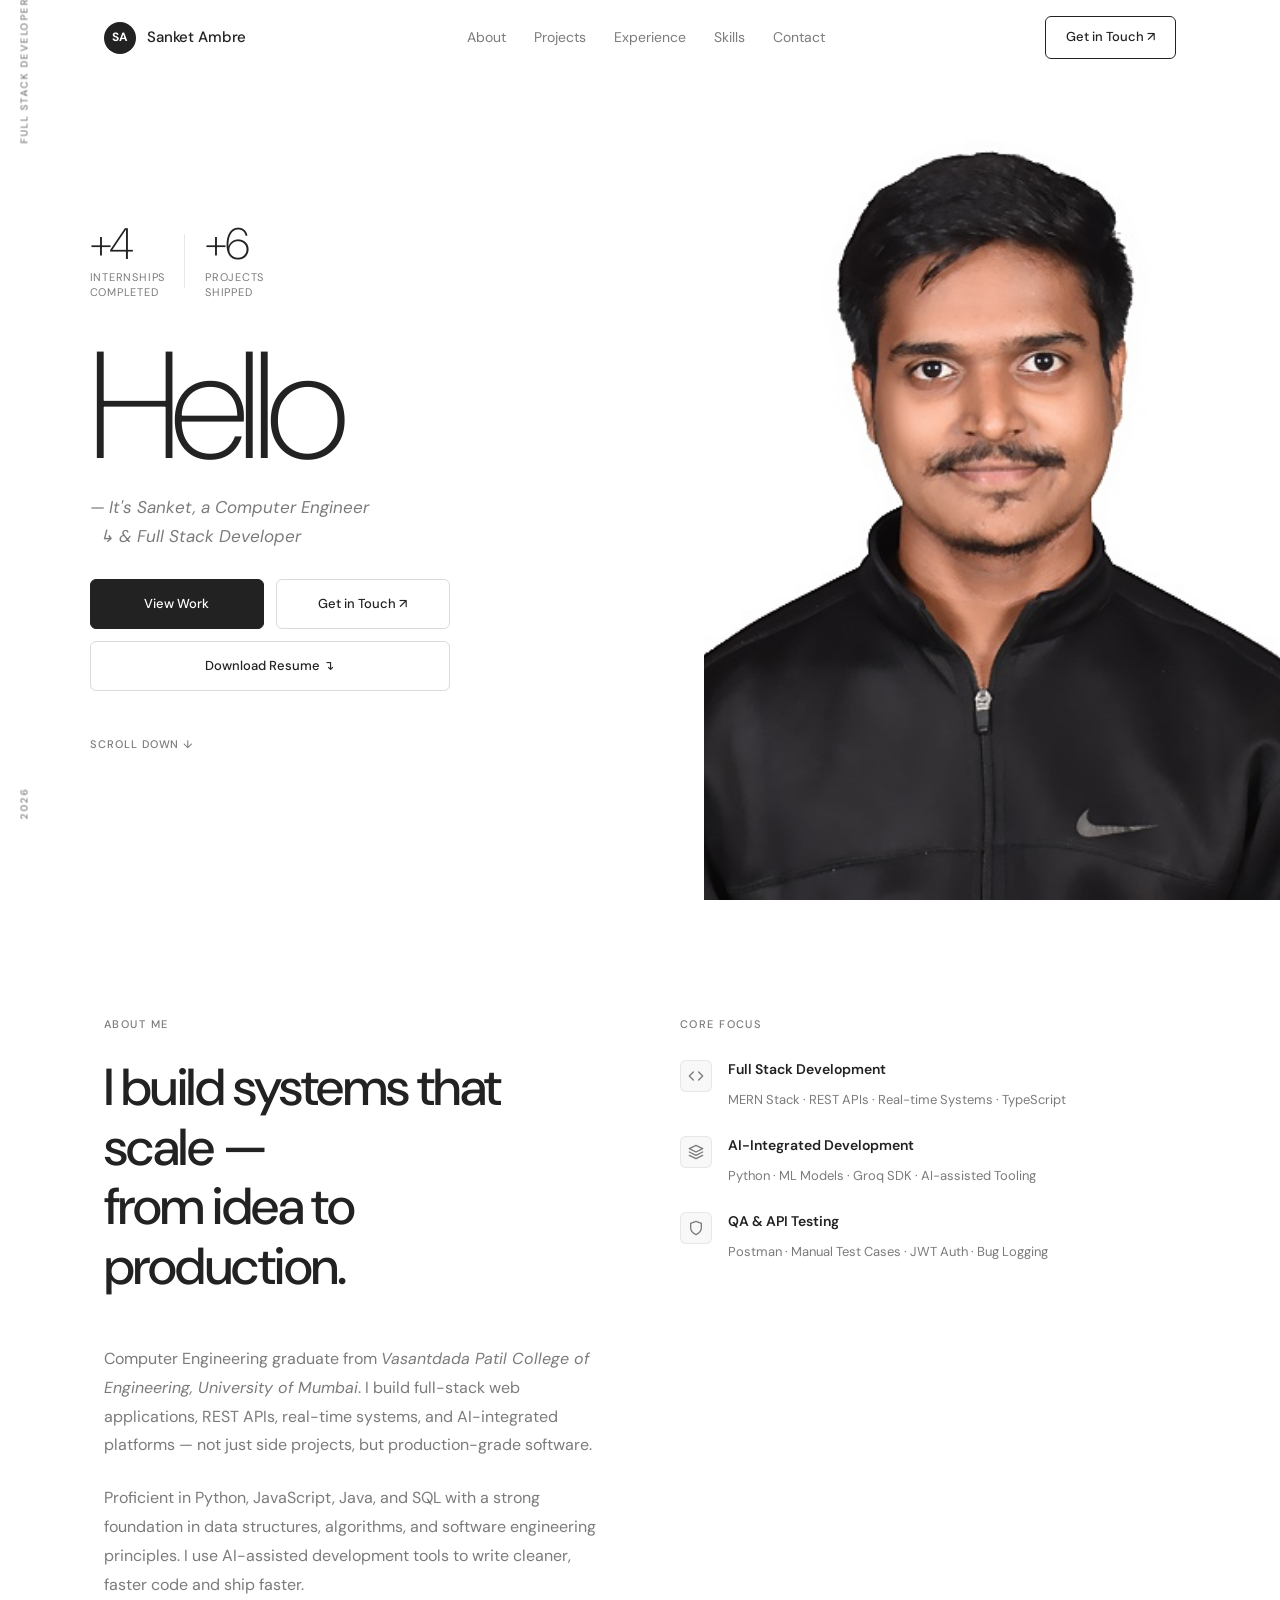
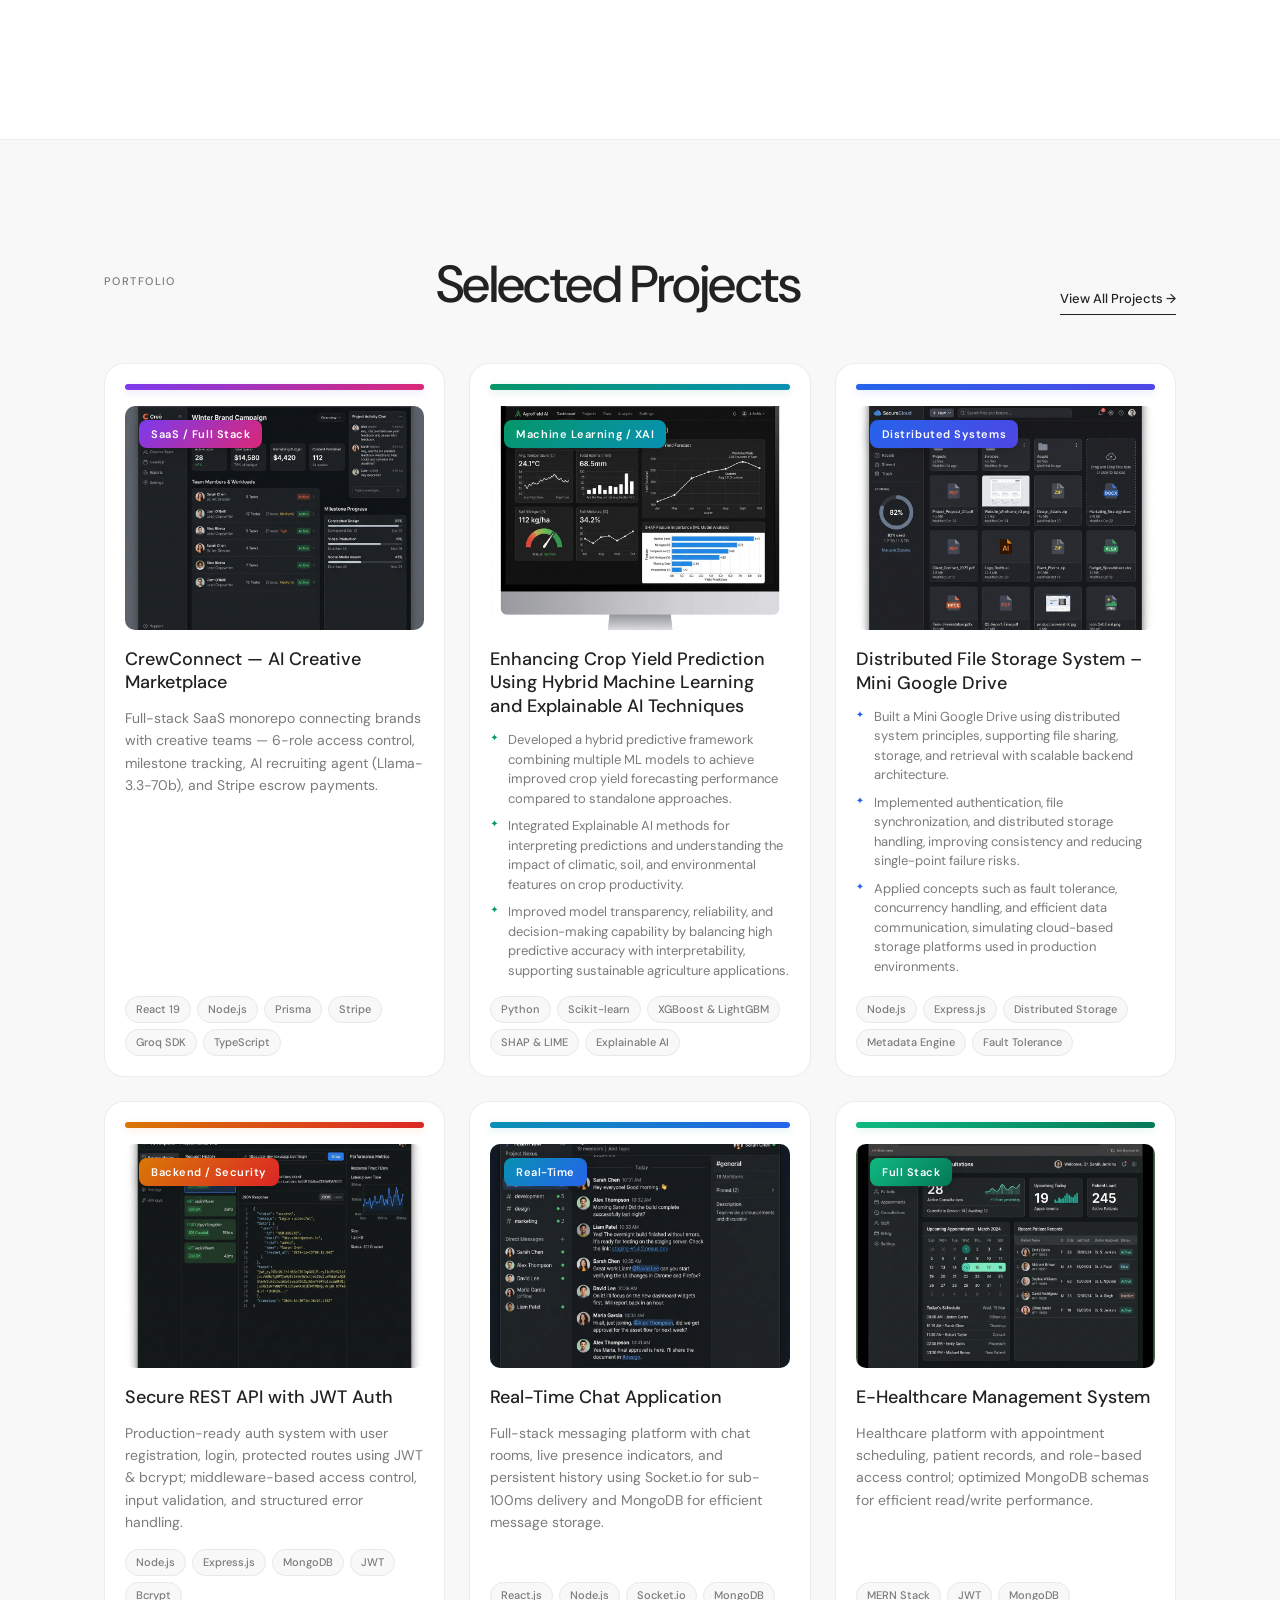
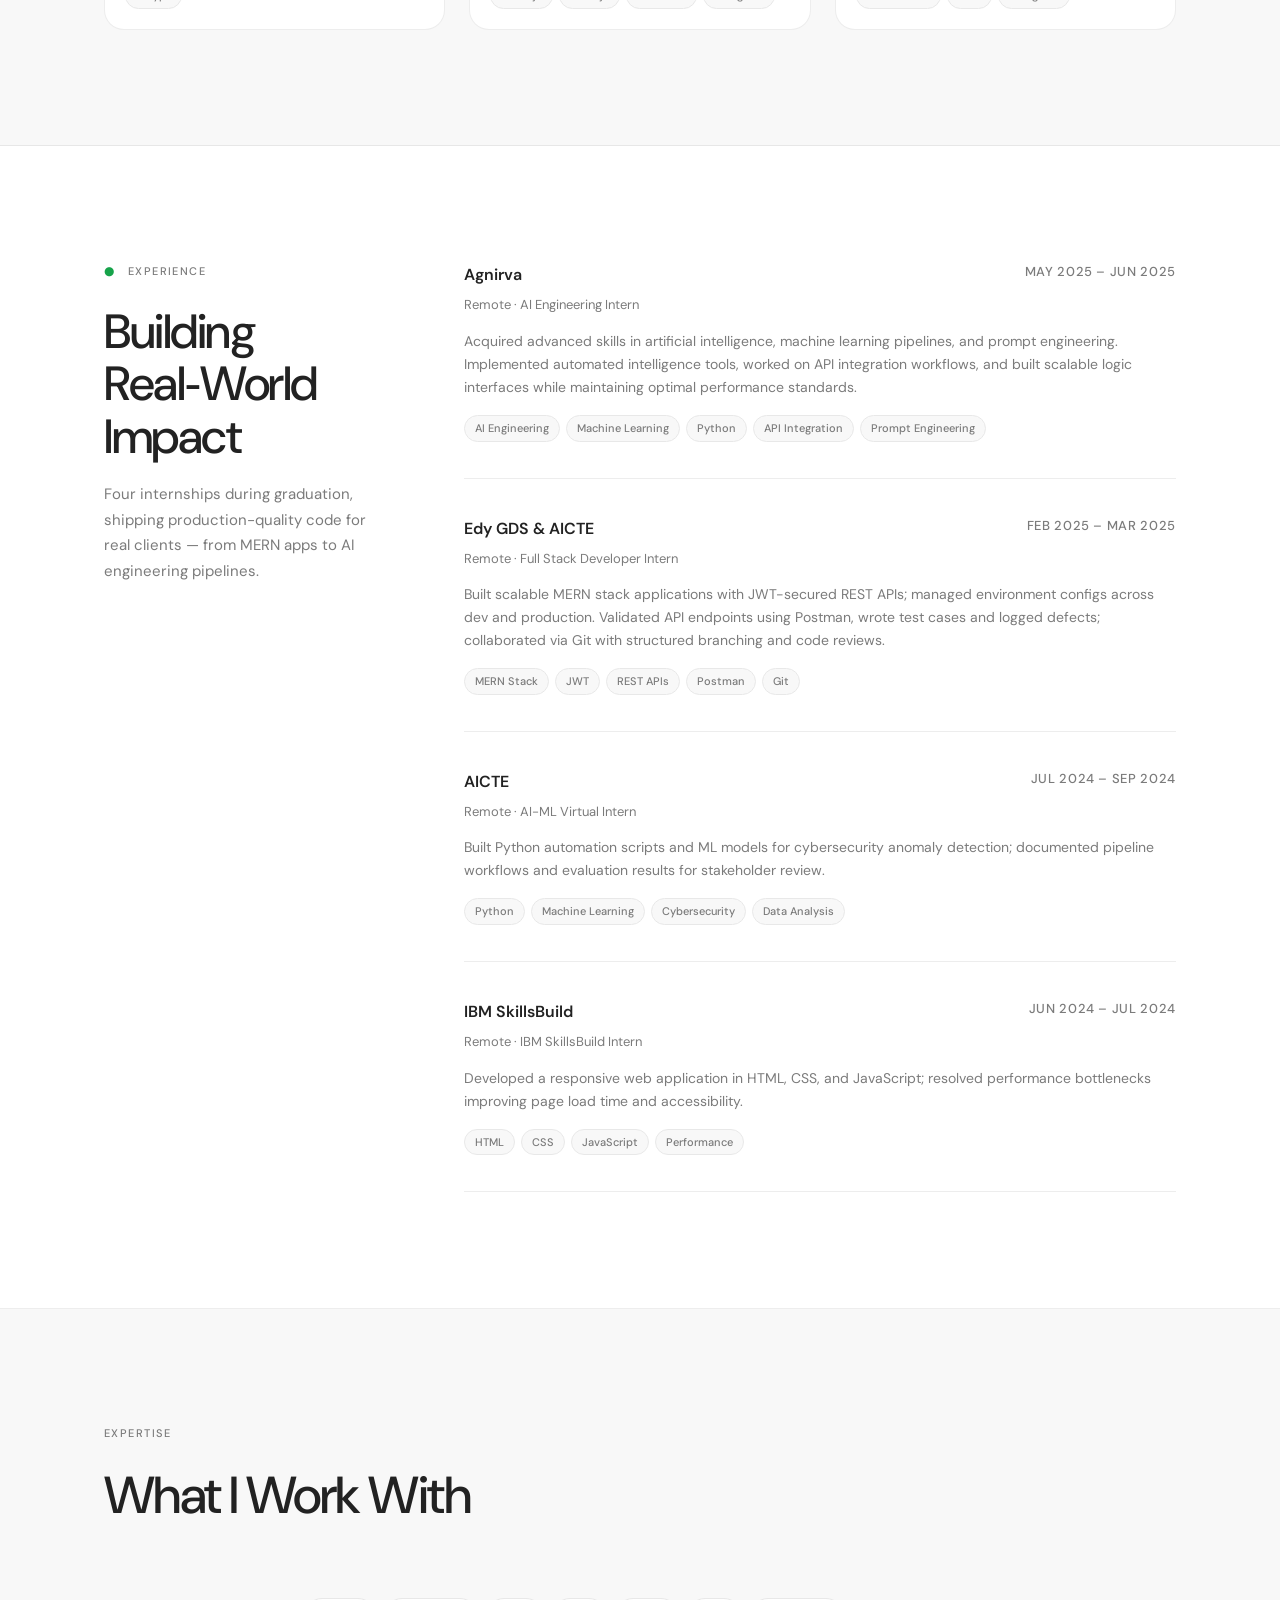
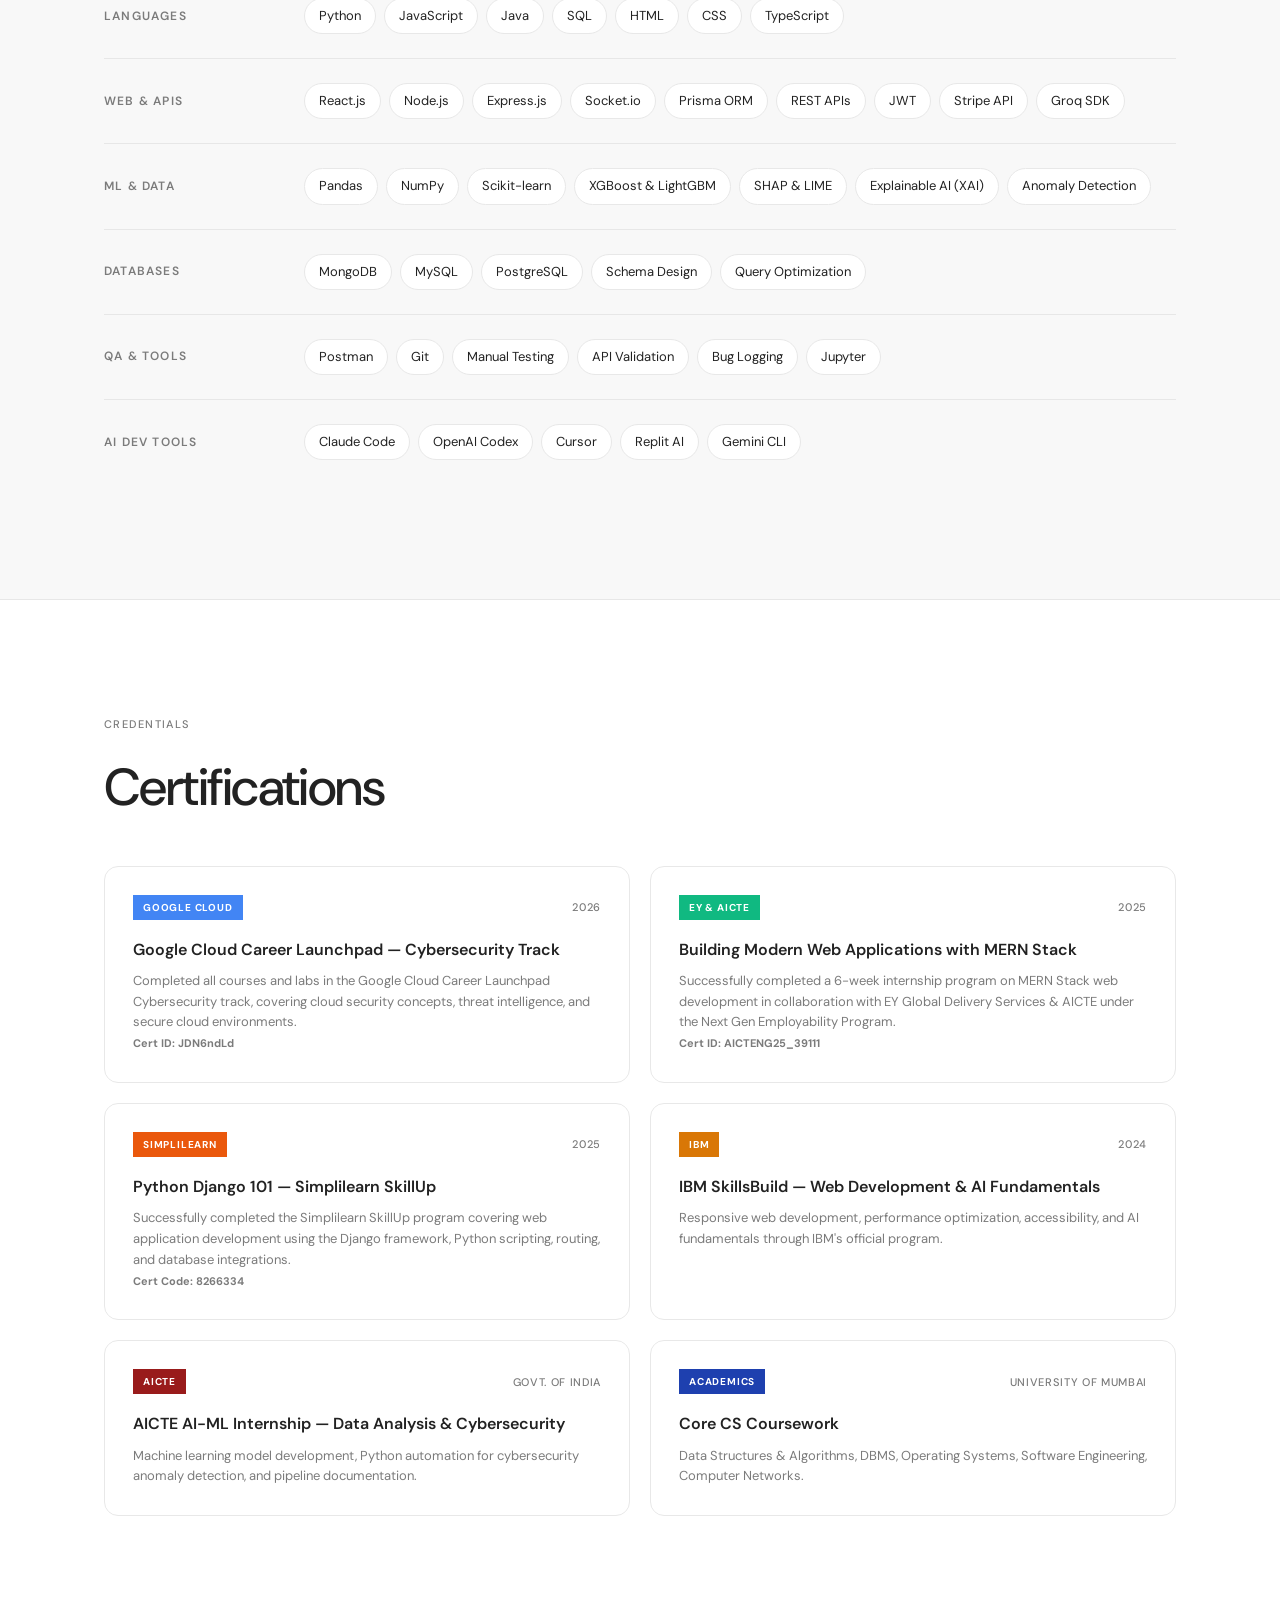
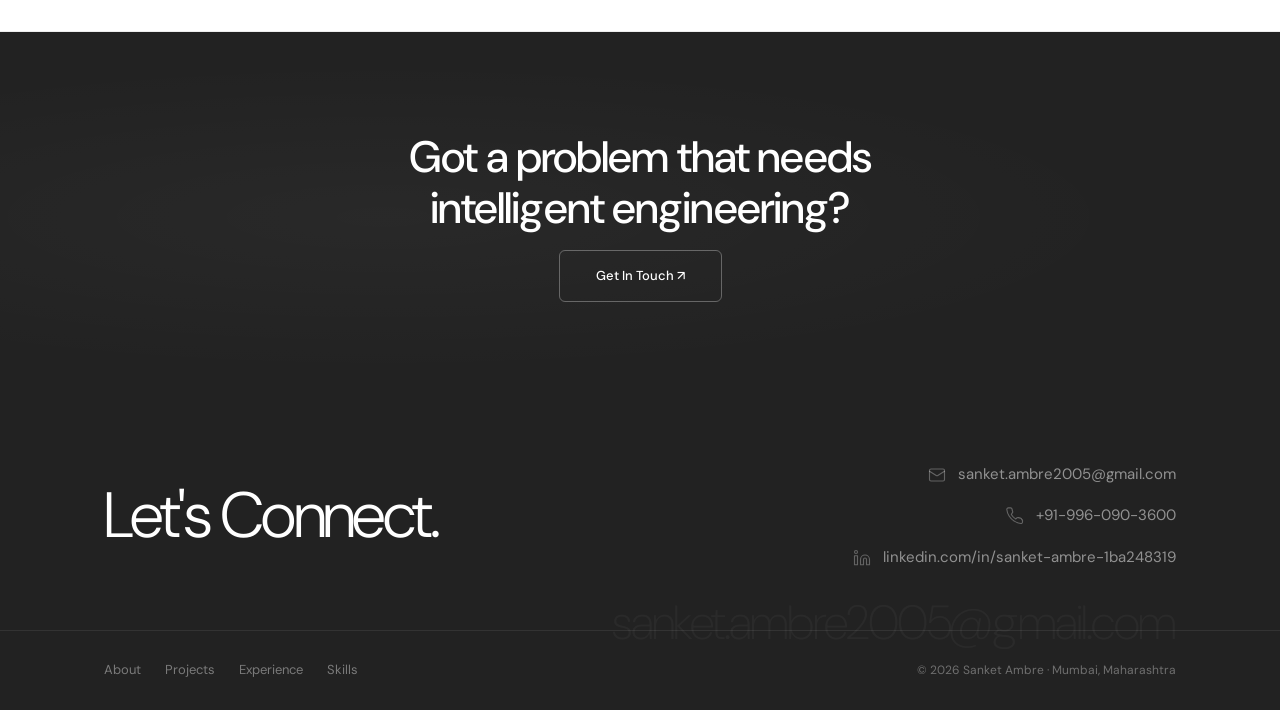
<file: index.html>
<!DOCTYPE html>
<html lang="en">
<head>
  <meta charset="UTF-8" />
  <meta name="viewport" content="width=device-width, initial-scale=1.0" />
  <title>Sanket Ambre — Computer Engineer & Full Stack Developer</title>
  <meta name="description" content="Computer Engineering graduate and Full Stack Developer based in Mumbai, India. Building scalable web applications, REST APIs, real-time systems, and AI-integrated platforms." />
  <link rel="preconnect" href="https://fonts.googleapis.com" />
  <link rel="preconnect" href="https://fonts.gstatic.com" crossorigin />
  <link href="https://fonts.googleapis.com/css2?family=DM+Sans:ital,opsz,wght@0,9..40,200;0,9..40,300;0,9..40,400;0,9..40,500;0,9..40,600;1,9..40,300;1,9..40,400&display=swap" rel="stylesheet" />
  <link rel="stylesheet" href="style.css" />
</head>
<body>

  <!-- NAV -->
  <header class="nav" id="nav">
    <div class="nav-wrap">
      <a href="#hero" class="nav-logo">
        <span class="logo-mono">SA</span>
        <span class="logo-name">Sanket Ambre</span>
      </a>
      <nav class="nav-center" aria-label="Primary">
        <a href="#about"      class="nl">About</a>
        <a href="#projects"   class="nl">Projects</a>
        <a href="#experience" class="nl">Experience</a>
        <a href="#skills"     class="nl">Skills</a>
        <a href="#contact"    class="nl">Contact</a>
        <span class="nav-indicator" aria-hidden="true"></span>
      </nav>
      <a href="mailto:sanket.ambre2005@gmail.com" class="nav-hire" id="hire-btn">Get in Touch ↗</a>
      <button class="burger" id="burger" aria-label="Menu" aria-expanded="false">
        <span></span><span></span><span></span>
      </button>
    </div>
  </header>

  <div class="mob-nav" id="mob-nav">
    <a href="#about"      class="mn-link">About</a>
    <a href="#projects"   class="mn-link">Projects</a>
    <a href="#experience" class="mn-link">Experience</a>
    <a href="#skills"     class="mn-link">Skills</a>
    <a href="#contact"    class="mn-link">Contact</a>
    <a href="mailto:sanket.ambre2005@gmail.com" class="mn-cta">Get in Touch ↗</a>
  </div>

  <main>

    <!-- ═══ HERO ═══════════════════════════════════════════════ -->
    <section class="hero" id="hero">
      <span class="hero-vLabel" aria-hidden="true">Full Stack Developer</span>
      <span class="hero-vYear" aria-hidden="true">2026</span>

      <div class="hero-l">
        <div class="hero-stats">
          <div class="hstat">
            <span class="hstat-n">+<span id="c-int" data-to="4">0</span></span>
            <span class="hstat-l">Internships<br>completed</span>
          </div>
          <div class="hstat">
            <span class="hstat-n">+<span id="c-proj" data-to="6">0</span></span>
            <span class="hstat-l">Projects<br>shipped</span>
          </div>
        </div>

        <h1 class="hero-display">Hello</h1>
        <p class="hero-sub">— It's Sanket, a Computer Engineer<br />&nbsp;&nbsp;↳ & Full Stack Developer</p>

        <div class="hero-actions">
          <div class="hero-actions-row">
            <a href="#projects" class="btn-dark" id="view-work">View Work</a>
            <a href="#contact"  class="btn-line" id="get-touch">Get in Touch ↗</a>
          </div>
          <a href="assets/Sanket_Ambre_Resume.pdf" download class="btn-line btn-resume" id="download-resume">Download Resume ↴</a>
        </div>

        <a href="#about" class="hero-scroll">Scroll down ↓</a>
      </div>

      <div class="hero-r">
        <img src="assets/sanket-portrait.jpg" alt="Sanket Ambre" class="hero-photo" id="hero-photo" />
      </div>
    </section>

    <!-- ═══ ABOUT ════════════════════════════════════════════════ -->
    <section class="sec about-sec" id="about">
      <div class="wrap">
        <div class="about-grid">

          <div class="about-l fu">
            <p class="eyebrow">About Me</p>
            <h2 class="sec-h">I build systems that scale —<br />from idea to production.</h2>
            <p class="about-p">
              Computer Engineering graduate from <em>Vasantdada Patil College of Engineering, University of Mumbai</em>. I build full-stack web applications, REST APIs, real-time systems, and AI-integrated platforms — not just side projects, but production-grade software.
            </p>
            <p class="about-p">
              Proficient in Python, JavaScript, Java, and SQL with a strong foundation in data structures, algorithms, and software engineering principles. I use AI-assisted development tools to write cleaner, faster code and ship faster.
            </p>
          </div>

          <div class="about-r fu" style="--d:.15s">
            <p class="eyebrow">Core Focus</p>
            <div class="about-vals">
              <div class="val-row">
                <span class="val-icon">
                  <svg width="16" height="16" viewBox="0 0 24 24" fill="none" stroke="currentColor" stroke-width="2" stroke-linecap="round" stroke-linejoin="round"><polyline points="16 18 22 12 16 6"/><polyline points="8 6 2 12 8 18"/></svg>
                </span>
                <div>
                  <strong>Full Stack Development</strong>
                  <span>MERN Stack · REST APIs · Real-time Systems · TypeScript</span>
                </div>
              </div>
              <div class="val-row">
                <span class="val-icon">
                  <svg width="16" height="16" viewBox="0 0 24 24" fill="none" stroke="currentColor" stroke-width="2" stroke-linecap="round" stroke-linejoin="round"><path d="M12 2L2 7l10 5 10-5-10-5z"/><path d="M2 17l10 5 10-5"/><path d="M2 12l10 5 10-5"/></svg>
                </span>
                <div>
                  <strong>AI-Integrated Development</strong>
                  <span>Python · ML Models · Groq SDK · AI-assisted Tooling</span>
                </div>
              </div>
              <div class="val-row">
                <span class="val-icon">
                  <svg width="16" height="16" viewBox="0 0 24 24" fill="none" stroke="currentColor" stroke-width="2" stroke-linecap="round" stroke-linejoin="round"><path d="M12 22s8-4 8-10V5l-8-3-8 3v7c0 6 8 10 8 10z"/></svg>
                </span>
                <div>
                  <strong>QA & API Testing</strong>
                  <span>Postman · Manual Test Cases · JWT Auth · Bug Logging</span>
                </div>
              </div>
            </div>
          </div>

        </div>
      </div>
    </section>

    <!-- ═══ PROJECTS ══════════════════════════════════════════════ -->
    <section class="sec projects-sec alt" id="projects">
      <div class="wrap">
        <div class="sec-head">
          <p class="eyebrow">Portfolio</p>
          <h2 class="sec-h fu">Selected Projects</h2>
          <a href="#" class="see-all fu" style="--d:.08s">View All Projects →</a>
        </div>

        <div class="proj-grid">

          <article class="proj-card fu" id="p-crewconnect" style="--d:.04s">
            <div class="proj-banner-accent"></div>
            <a href="https://github.com/sankett02/CREW-CONNECT.git" target="_blank" class="proj-link-wrap">
              <div class="proj-img-wrap">
                <img src="assets/project-crewconnect.png" alt="CrewConnect Platform" class="proj-img" />
                <div class="proj-mask">
                  <div class="circle-arr" aria-hidden="true">
                    <svg width="18" height="18" viewBox="0 0 24 24" fill="none" stroke="currentColor" stroke-width="2.5" stroke-linecap="round" stroke-linejoin="round"><path d="M7 17L17 7M17 7H7M17 7v10"/></svg>
                  </div>
                </div>
                <span class="proj-tag">SaaS / Full Stack</span>
              </div>
            </a>
            <div class="proj-body">
              <h3 class="proj-title"><a href="https://github.com/sankett02/CREW-CONNECT.git" target="_blank">CrewConnect — AI Creative Marketplace</a></h3>
              <p class="proj-desc">Full-stack SaaS monorepo connecting brands with creative teams — 6-role access control, milestone tracking, AI recruiting agent (Llama-3.3-70b), and Stripe escrow payments.</p>
              <div class="proj-chips">
                <span class="chip">React 19</span>
                <span class="chip">Node.js</span>
                <span class="chip">Prisma</span>
                <span class="chip">Stripe</span>
                <span class="chip">Groq SDK</span>
                <span class="chip">TypeScript</span>
              </div>
            </div>
          </article>

          <article class="proj-card fu" id="p-crop" style="--d:.1s">
            <div class="proj-banner-accent"></div>
            <a href="https://github.com/sankett02/agriai123.git" target="_blank" class="proj-link-wrap">
              <div class="proj-img-wrap">
                <img src="assets/project-crop-prediction.png" alt="Crop Yield Prediction Platform" class="proj-img" />
                <div class="proj-mask">
                  <div class="circle-arr" aria-hidden="true">
                    <svg width="18" height="18" viewBox="0 0 24 24" fill="none" stroke="currentColor" stroke-width="2.5" stroke-linecap="round" stroke-linejoin="round"><path d="M7 17L17 7M17 7H7M17 7v10"/></svg>
                  </div>
                </div>
                <span class="proj-tag">Machine Learning / XAI</span>
              </div>
            </a>
            <div class="proj-body">
              <h3 class="proj-title"><a href="https://github.com/sankett02/agriai123.git" target="_blank">Enhancing Crop Yield Prediction Using Hybrid Machine Learning and Explainable AI Techniques</a></h3>
              <div class="proj-desc">
                <ul class="proj-bullets">
                  <li>Developed a hybrid predictive framework combining multiple ML models to achieve improved crop yield forecasting performance compared to standalone approaches.</li>
                  <li>Integrated Explainable AI methods for interpreting predictions and understanding the impact of climatic, soil, and environmental features on crop productivity.</li>
                  <li>Improved model transparency, reliability, and decision-making capability by balancing high predictive accuracy with interpretability, supporting sustainable agriculture applications.</li>
                </ul>
              </div>
              <div class="proj-chips">
                <span class="chip">Python</span>
                <span class="chip">Scikit-learn</span>
                <span class="chip">XGBoost & LightGBM</span>
                <span class="chip">SHAP & LIME</span>
                <span class="chip">Explainable AI</span>
              </div>
            </div>
          </article>

          <article class="proj-card fu" id="p-storage" style="--d:.16s">
            <div class="proj-banner-accent"></div>
            <a href="https://github.com/sankett02/Distributed-File-Storage-System-Mini-Google-Drive-.git" target="_blank" class="proj-link-wrap">
              <div class="proj-img-wrap">
                <img src="assets/project-mini-drive.png" alt="Distributed File Storage Platform" class="proj-img" />
                <div class="proj-mask">
                  <div class="circle-arr" aria-hidden="true">
                    <svg width="18" height="18" viewBox="0 0 24 24" fill="none" stroke="currentColor" stroke-width="2.5" stroke-linecap="round" stroke-linejoin="round"><path d="M7 17L17 7M17 7H7M17 7v10"/></svg>
                  </div>
                </div>
                <span class="proj-tag">Distributed Systems</span>
              </div>
            </a>
            <div class="proj-body">
              <h3 class="proj-title"><a href="https://github.com/sankett02/Distributed-File-Storage-System-Mini-Google-Drive-.git" target="_blank">Distributed File Storage System – Mini Google Drive</a></h3>
              <div class="proj-desc">
                <ul class="proj-bullets">
                  <li>Built a Mini Google Drive using distributed system principles, supporting file sharing, storage, and retrieval with scalable backend architecture.</li>
                  <li>Implemented authentication, file synchronization, and distributed storage handling, improving consistency and reducing single-point failure risks.</li>
                  <li>Applied concepts such as fault tolerance, concurrency handling, and efficient data communication, simulating cloud-based storage platforms used in production environments.</li>
                </ul>
              </div>
              <div class="proj-chips">
                <span class="chip">Node.js</span>
                <span class="chip">Express.js</span>
                <span class="chip">Distributed Storage</span>
                <span class="chip">Metadata Engine</span>
                <span class="chip">Fault Tolerance</span>
              </div>
            </div>
          </article>

          <article class="proj-card fu" id="p-api" style="--d:.22s">
            <div class="proj-banner-accent"></div>
            <div class="proj-img-wrap">
              <img src="assets/project-secure-api.png" alt="Secure REST API" class="proj-img" />
              <div class="proj-mask">
                <div class="circle-arr" aria-hidden="true">
                  <svg width="18" height="18" viewBox="0 0 24 24" fill="none" stroke="currentColor" stroke-width="2.5" stroke-linecap="round" stroke-linejoin="round"><path d="M7 17L17 7M17 7H7M17 7v10"/></svg>
                </div>
              </div>
              <span class="proj-tag">Backend / Security</span>
            </div>
            <div class="proj-body">
              <h3 class="proj-title">Secure REST API with JWT Auth</h3>
              <p class="proj-desc">Production-ready auth system with user registration, login, protected routes using JWT & bcrypt; middleware-based access control, input validation, and structured error handling.</p>
              <div class="proj-chips">
                <span class="chip">Node.js</span>
                <span class="chip">Express.js</span>
                <span class="chip">MongoDB</span>
                <span class="chip">JWT</span>
                <span class="chip">Bcrypt</span>
              </div>
            </div>
          </article>

          <article class="proj-card fu" id="p-chat" style="--d:.28s">
            <div class="proj-banner-accent"></div>
            <div class="proj-img-wrap">
              <img src="assets/project-realtime-chat.png" alt="Real-Time Chat App" class="proj-img" />
              <div class="proj-mask">
                <div class="circle-arr" aria-hidden="true">
                  <svg width="18" height="18" viewBox="0 0 24 24" fill="none" stroke="currentColor" stroke-width="2.5" stroke-linecap="round" stroke-linejoin="round"><path d="M7 17L17 7M17 7H7M17 7v10"/></svg>
                </div>
              </div>
              <span class="proj-tag">Real-Time</span>
            </div>
            <div class="proj-body">
              <h3 class="proj-title">Real-Time Chat Application</h3>
              <p class="proj-desc">Full-stack messaging platform with chat rooms, live presence indicators, and persistent history using Socket.io for sub-100ms delivery and MongoDB for efficient message storage.</p>
              <div class="proj-chips">
                <span class="chip">React.js</span>
                <span class="chip">Node.js</span>
                <span class="chip">Socket.io</span>
                <span class="chip">MongoDB</span>
              </div>
            </div>
          </article>

          <article class="proj-card fu" id="p-healthcare" style="--d:.34s">
            <div class="proj-banner-accent"></div>
            <div class="proj-img-wrap">
              <img src="assets/project-healthcare.png" alt="E-Healthcare System" class="proj-img" />
              <div class="proj-mask">
                <div class="circle-arr" aria-hidden="true">
                  <svg width="18" height="18" viewBox="0 0 24 24" fill="none" stroke="currentColor" stroke-width="2.5" stroke-linecap="round" stroke-linejoin="round"><path d="M7 17L17 7M17 7H7M17 7v10"/></svg>
                </div>
              </div>
              <span class="proj-tag">Full Stack</span>
            </div>
            <div class="proj-body">
              <h3 class="proj-title">E-Healthcare Management System</h3>
              <p class="proj-desc">Healthcare platform with appointment scheduling, patient records, and role-based access control; optimized MongoDB schemas for efficient read/write performance.</p>
              <div class="proj-chips">
                <span class="chip">MERN Stack</span>
                <span class="chip">JWT</span>
                <span class="chip">MongoDB</span>
              </div>
            </div>
          </article>

        </div>
      </div>
    </section>

    <!-- ═══ EXPERIENCE ════════════════════════════════════════════ -->
    <section class="sec exp-sec" id="experience">
      <div class="wrap">
        <div class="exp-layout">

          <div class="exp-intro fu">
            <p class="eyebrow"><span class="g-dot">●</span> Experience</p>
            <h2 class="exp-h">Building<br />Real&#8209;World<br />Impact</h2>
            <p class="exp-intro-p">Four internships during graduation, shipping production-quality code for real clients — from MERN apps to AI engineering pipelines.</p>
          </div>

          <div class="exp-list fu" style="--d:.1s">

            <div class="exp-row first" id="er-agnirva">
              <div class="exp-row-head">
                <div>
                  <strong>Agnirva</strong>
                  <span>Remote · AI Engineering Intern</span>
                </div>
                <span class="exp-date">May 2025 – Jun 2025</span>
              </div>
              <p class="exp-desc">Acquired advanced skills in artificial intelligence, machine learning pipelines, and prompt engineering. Implemented automated intelligence tools, worked on API integration workflows, and built scalable logic interfaces while maintaining optimal performance standards.</p>
              <div class="exp-tags">
                <span class="tag">AI Engineering</span>
                <span class="tag">Machine Learning</span>
                <span class="tag">Python</span>
                <span class="tag">API Integration</span>
                <span class="tag">Prompt Engineering</span>
              </div>
            </div>

            <div class="exp-row" id="er-edy">
              <div class="exp-row-head">
                <div>
                  <strong>Edy GDS & AICTE</strong>
                  <span>Remote · Full Stack Developer Intern</span>
                </div>
                <span class="exp-date">Feb 2025 – Mar 2025</span>
              </div>
              <p class="exp-desc">Built scalable MERN stack applications with JWT-secured REST APIs; managed environment configs across dev and production. Validated API endpoints using Postman, wrote test cases and logged defects; collaborated via Git with structured branching and code reviews.</p>
              <div class="exp-tags">
                <span class="tag">MERN Stack</span>
                <span class="tag">JWT</span>
                <span class="tag">REST APIs</span>
                <span class="tag">Postman</span>
                <span class="tag">Git</span>
              </div>
            </div>

            <div class="exp-row" id="er-aiml">
              <div class="exp-row-head">
                <div>
                  <strong>AICTE</strong>
                  <span>Remote · AI-ML Virtual Intern</span>
                </div>
                <span class="exp-date">Jul 2024 – Sep 2024</span>
              </div>
              <p class="exp-desc">Built Python automation scripts and ML models for cybersecurity anomaly detection; documented pipeline workflows and evaluation results for stakeholder review.</p>
              <div class="exp-tags">
                <span class="tag">Python</span>
                <span class="tag">Machine Learning</span>
                <span class="tag">Cybersecurity</span>
                <span class="tag">Data Analysis</span>
              </div>
            </div>

            <div class="exp-row" id="er-ibm">
              <div class="exp-row-head">
                <div>
                  <strong>IBM SkillsBuild</strong>
                  <span>Remote · IBM SkillsBuild Intern</span>
                </div>
                <span class="exp-date">Jun 2024 – Jul 2024</span>
              </div>
              <p class="exp-desc">Developed a responsive web application in HTML, CSS, and JavaScript; resolved performance bottlenecks improving page load time and accessibility.</p>
              <div class="exp-tags">
                <span class="tag">HTML</span>
                <span class="tag">CSS</span>
                <span class="tag">JavaScript</span>
                <span class="tag">Performance</span>
              </div>
            </div>

          </div>
        </div>
      </div>
    </section>

    <!-- ═══ SKILLS ════════════════════════════════════════════════ -->
    <section class="sec skills-sec alt" id="skills">
      <div class="wrap">
        <p class="eyebrow">Expertise</p>
        <h2 class="sec-h fu">What I Work With</h2>

        <div class="sk-rows">

          <div class="sk-row fu" id="sk-lang" style="--d:.04s">
            <span class="sk-lbl">Languages</span>
            <div class="sk-tags">
              <span class="sk">Python</span><span class="sk">JavaScript</span><span class="sk">Java</span><span class="sk">SQL</span><span class="sk">HTML</span><span class="sk">CSS</span><span class="sk">TypeScript</span>
            </div>
          </div>

          <div class="sk-row fu" id="sk-web" style="--d:.09s">
            <span class="sk-lbl">Web & APIs</span>
            <div class="sk-tags">
              <span class="sk">React.js</span><span class="sk">Node.js</span><span class="sk">Express.js</span><span class="sk">Socket.io</span><span class="sk">Prisma ORM</span><span class="sk">REST APIs</span><span class="sk">JWT</span><span class="sk">Stripe API</span><span class="sk">Groq SDK</span>
            </div>
          </div>

          <div class="sk-row fu" id="sk-ml" style="--d:.14s">
            <span class="sk-lbl">ML & Data</span>
            <div class="sk-tags">
              <span class="sk">Pandas</span><span class="sk">NumPy</span><span class="sk">Scikit-learn</span><span class="sk">XGBoost & LightGBM</span><span class="sk">SHAP & LIME</span><span class="sk">Explainable AI (XAI)</span><span class="sk">Anomaly Detection</span>
            </div>
          </div>

          <div class="sk-row fu" id="sk-db" style="--d:.19s">
            <span class="sk-lbl">Databases</span>
            <div class="sk-tags">
              <span class="sk">MongoDB</span><span class="sk">MySQL</span><span class="sk">PostgreSQL</span><span class="sk">Schema Design</span><span class="sk">Query Optimization</span>
            </div>
          </div>

          <div class="sk-row fu" id="sk-qa" style="--d:.24s">
            <span class="sk-lbl">QA & Tools</span>
            <div class="sk-tags">
              <span class="sk">Postman</span><span class="sk">Git</span><span class="sk">Manual Testing</span><span class="sk">API Validation</span><span class="sk">Bug Logging</span><span class="sk">Jupyter</span>
            </div>
          </div>

          <div class="sk-row fu" id="sk-ai" style="--d:.29s">
            <span class="sk-lbl">AI Dev Tools</span>
            <div class="sk-tags">
              <span class="sk">Claude Code</span><span class="sk">OpenAI Codex</span><span class="sk">Cursor</span><span class="sk">Replit AI</span><span class="sk">Gemini CLI</span>
            </div>
          </div>

        </div>
      </div>
    </section>

    <!-- ═══ CERTIFICATIONS ════════════════════════════════════════ -->
    <section class="sec certs-sec" id="certifications">
      <div class="wrap">
        <p class="eyebrow">Credentials</p>
        <h2 class="sec-h fu">Certifications</h2>
        <div class="cert-grid">

          <div class="cert-card fu" id="cert-gcp" style="--d:.04s">
            <div class="cert-top">
              <span class="c-badge gcp">Google Cloud</span>
              <span class="c-yr">2026</span>
            </div>
            <h3 class="cert-title">Google Cloud Career Launchpad — Cybersecurity Track</h3>
            <p class="cert-desc">Completed all courses and labs in the Google Cloud Career Launchpad Cybersecurity track, covering cloud security concepts, threat intelligence, and secure cloud environments.<br /><strong style="font-size:11px; color:var(--c-mid);">Cert ID: JDN6ndLd</strong></p>
          </div>

          <div class="cert-card fu" id="cert-mern" style="--d:.09s">
            <div class="cert-top">
              <span class="c-badge edunet">EY & AICTE</span>
              <span class="c-yr">2025</span>
            </div>
            <h3 class="cert-title">Building Modern Web Applications with MERN Stack</h3>
            <p class="cert-desc">Successfully completed a 6-week internship program on MERN Stack web development in collaboration with EY Global Delivery Services & AICTE under the Next Gen Employability Program.<br /><strong style="font-size:11px; color:var(--c-mid);">Cert ID: AICTENG25_39111</strong></p>
          </div>

          <div class="cert-card fu" id="cert-django" style="--d:.14s">
            <div class="cert-top">
              <span class="c-badge simpli">Simplilearn</span>
              <span class="c-yr">2025</span>
            </div>
            <h3 class="cert-title">Python Django 101 — Simplilearn SkillUp</h3>
            <p class="cert-desc">Successfully completed the Simplilearn SkillUp program covering web application development using the Django framework, Python scripting, routing, and database integrations.<br /><strong style="font-size:11px; color:var(--c-mid);">Cert Code: 8266334</strong></p>
          </div>

          <div class="cert-card fu" id="cert-ibm" style="--d:.19s">
            <div class="cert-top">
              <span class="c-badge aws">IBM</span>
              <span class="c-yr">2024</span>
            </div>
            <h3 class="cert-title">IBM SkillsBuild — Web Development & AI Fundamentals</h3>
            <p class="cert-desc">Responsive web development, performance optimization, accessibility, and AI fundamentals through IBM's official program.</p>
          </div>

          <div class="cert-card fu" id="cert-aicte" style="--d:.24s">
            <div class="cert-top">
              <span class="c-badge mc">AICTE</span>
              <span class="c-issuer">Govt. of India</span>
            </div>
            <h3 class="cert-title">AICTE AI-ML Internship — Data Analysis & Cybersecurity</h3>
            <p class="cert-desc">Machine learning model development, Python automation for cybersecurity anomaly detection, and pipeline documentation.</p>
          </div>

          <div class="cert-card fu" id="cert-dsa" style="--d:.29s">
            <div class="cert-top">
              <span class="c-badge tata">Academics</span>
              <span class="c-issuer">University of Mumbai</span>
            </div>
            <h3 class="cert-title">Core CS Coursework</h3>
            <p class="cert-desc">Data Structures & Algorithms, DBMS, Operating Systems, Software Engineering, Computer Networks.</p>
          </div>

        </div>
      </div>
    </section>

    <!-- ═══ CTA DARK BANNER ═══════════════════════════════════════ -->
    <section class="cta-banner" id="cta">
      <div class="wrap">
        <div class="cta-inner fu">
          <h2 class="cta-h">Got a problem that needs<br />intelligent engineering?</h2>
          <a href="mailto:sanket.ambre2005@gmail.com" class="cta-btn" id="cta-btn">Get In Touch ↗</a>
        </div>
      </div>
    </section>

  </main>

  <!-- ═══ FOOTER / CONTACT ══════════════════════════════════════ -->
  <footer class="footer" id="contact">
    <div class="footer-contact wrap">
      <h2 class="footer-connect">Let's Connect.</h2>
      <div class="footer-links">
        <a href="mailto:sanket.ambre2005@gmail.com" class="f-link" id="f-email">
          <svg width="18" height="18" viewBox="0 0 24 24" fill="none" stroke="currentColor" stroke-width="1.5" stroke-linecap="round" stroke-linejoin="round" aria-hidden="true"><rect x="2" y="4" width="20" height="16" rx="2"/><path d="m22 7-8.97 5.7a1.94 1.94 0 0 1-2.06 0L2 7"/></svg>
          sanket.ambre2005@gmail.com
        </a>
        <a href="tel:+919960903600" class="f-link" id="f-phone">
          <svg width="18" height="18" viewBox="0 0 24 24" fill="none" stroke="currentColor" stroke-width="1.5" stroke-linecap="round" stroke-linejoin="round" aria-hidden="true"><path d="M22 16.92v3a2 2 0 0 1-2.18 2 19.79 19.79 0 0 1-8.63-3.07A19.5 19.5 0 0 1 4.15 12a19.79 19.79 0 0 1-3.07-8.67A2 2 0 0 1 3.1 1.2h3a2 2 0 0 1 2 1.72c.127.96.361 1.903.7 2.81a2 2 0 0 1-.45 2.11L7.09 9.91a16 16 0 0 0 6 6l1.27-1.27a2 2 0 0 1 2.11-.45c.907.339 1.85.573 2.81.7A2 2 0 0 1 21 16.92z"/></svg>
          +91-996-090-3600
        </a>
        <a href="https://linkedin.com/in/sanket-ambre-1ba248319" target="_blank" rel="noopener" class="f-link" id="f-linkedin">
          <svg width="18" height="18" viewBox="0 0 24 24" fill="none" stroke="currentColor" stroke-width="1.5" stroke-linecap="round" stroke-linejoin="round" aria-hidden="true"><path d="M16 8a6 6 0 0 1 6 6v7h-4v-7a2 2 0 0 0-2-2 2 2 0 0 0-2 2v7h-4v-7a6 6 0 0 1 6-6z"/><rect x="2" y="9" width="4" height="12"/><circle cx="4" cy="4" r="2"/></svg>
          linkedin.com/in/sanket-ambre-1ba248319
        </a>
      </div>
    </div>
    <div class="footer-bottom">
      <div class="wrap footer-bot-inner">
        <nav class="footer-nav">
          <a href="#about"      class="fn">About</a>
          <a href="#projects"   class="fn">Projects</a>
          <a href="#experience" class="fn">Experience</a>
          <a href="#skills"     class="fn">Skills</a>
        </nav>
        <span class="footer-email-big" aria-hidden="true">sanket.ambre2005@gmail.com</span>
        <p class="footer-copy">© 2026 Sanket Ambre · Mumbai, Maharashtra</p>
      </div>
    </div>
  </footer>

  <!-- CUSTOM CURSOR -->
  <div class="custom-cursor" id="custom-cursor"></div>
  <div class="custom-cursor-dot" id="custom-cursor-dot"></div>

  <script src="main.js"></script>
</body>
</html>
</file>
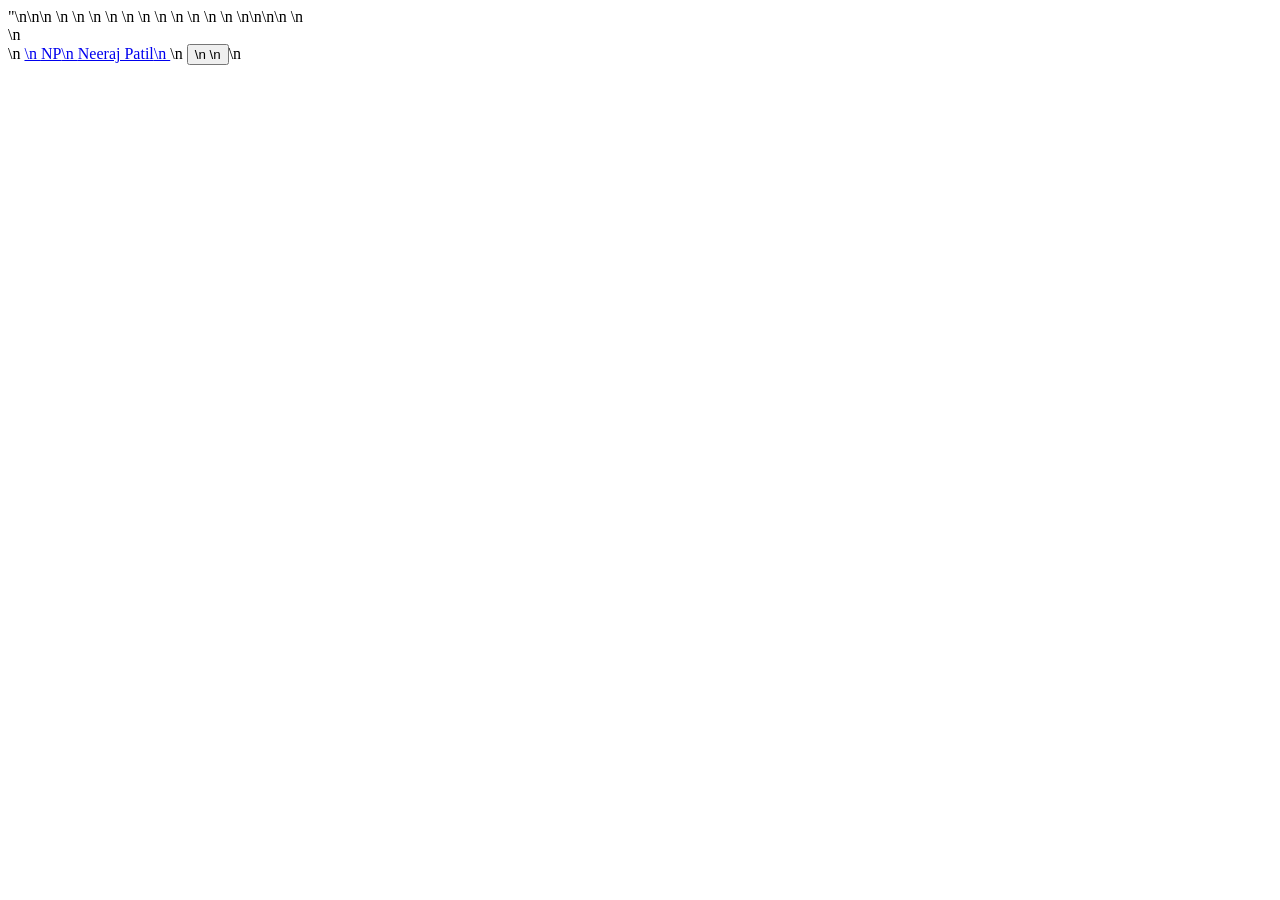
<file: temp_revert_index.html>
"<!DOCTYPE html>\n<html lang=\"en\">\n<head>\n  <meta charset=\"UTF-8\" />\n  <meta name=\"viewport\" content=\"width=device-width, initial-scale=1.0\" />\n  <title>Neeraj Patil — AI/ML Engineer & Full Stack Developer</title>\n  <meta name=\"description\" content=\"Neeraj Patil is an AI/ML engineering final-year student and aspiring full-stack developer based in Mumbai, India. Building intelligent systems that solve real problems.\" />\n  <meta name=\"keywords\" content=\"Neeraj Patil, AI ML Engineer, Full Stack Developer, Mumbai, Machine Learning, Computer Vision, React, Node.js\" />\n  <meta property=\"og:title\" content=\"Neeraj Patil — AI/ML Engineer & Full Stack Developer\" />\n  <meta property=\"og:description\" content=\"Building intelligent systems that solve real problems.\" />\n  <meta property=\"og:type\" content=\"website\" />\n  <link rel=\"preconnect\" href=\"https://fonts.googleapis.com\" />\n  <link rel=\"preconnect\" href=\"https://fonts.gstatic.com\" crossorigin />\n  <link href=\"https://fonts.googleapis.com/css2?family=DM+Sans:ital,opsz,wght@0,9..40,200;0,9..40,300;0,9..40,400;0,9..40,500;0,9..40,600;0,9..40,700;1,9..40,300;1,9..40,400&display=swap\" rel=\"stylesheet\" />\n  <link rel=\"stylesheet\" href=\"style.css\" />\n</head>\n<body>\n\n  <!-- ══════════════════════════════════════════\n       NAVIGATION\n  ══════════════════════════════════════════ -->\n  <nav id=\"navbar\" role=\"navigation\" aria-label=\"Main navigation\">\n    <div class=\"nav-inner\">\n      <a href=\"#hero\" class=\"nav-logo\" aria-label=\"Neeraj Patil — Home\">\n        <span class=\"logo-mono\">NP</span>\n        <span class=\"logo-name\">Neeraj Patil</span>\n      </a>\n      <button class=\"nav-toggle\" id=\"navToggle\" aria-label=\"Toggle menu\" aria-expanded=\"false\">\n        <span></span><span></span><span></span>\n      </button>\n     
<truncated 38833 bytes>
</file>
<file: style.css>
/* ═══════════════════════════════════════════════════════════════
   Neeraj Patil Portfolio — style.css
   Theme: Minimalist Monochromatic Editorial
   Color palette: #222222 · #7B7B7B · #F8F8F8 · #FFFFFF
   Font: DM Sans
   ═══════════════════════════════════════════════════════════════ */

/* ── RESET ── */
*, *::before, *::after {
  box-sizing: border-box;
  margin: 0;
  padding: 0;
}

/* ── TOKENS ── */
:root {
  --c-bg: #FFFFFF;
  --c-bg-alt: #F8F8F8;
  --c-dark: #222222;
  --c-mid: #7B7B7B;
  --c-border: rgba(34, 34, 34, 0.08);
  --c-border-solid: #E8E8E8;


  --f: 'DM Sans', 'Outfit', system-ui, -apple-system, sans-serif;
  --r: 6px;
  --rl: 14px;

  --nav-h: 76px;
  --mw: 1200px;
  --gx: clamp(24px, 5vw, 64px);
  --sec: clamp(72px, 9vw, 120px);
}

html {
  scroll-behavior: smooth;
  font-size: 16px;
}

@media (prefers-reduced-motion: reduce) {
  html { scroll-behavior: auto; }
  *, *::before, *::after {
    animation-duration: 0.01ms !important;
    animation-iteration-count: 1 !important;
    transition-duration: 0.01ms !important;
    scroll-behavior: auto !important;
  }
}

body {
  font-family: var(--f);
  background: var(--c-bg);
  color: var(--c-dark);
  line-height: 1.7;
  -webkit-font-smoothing: antialiased;
  -moz-osx-font-smoothing: grayscale;
  overflow-x: hidden;
}

body.no-scroll {
  overflow: hidden;
  height: 100vh;
}

img {
  display: block;
  max-width: 100%;
  height: auto;
}

a {
  text-decoration: none;
  color: inherit;
}

ul {
  list-style: none;
}

/* ── LAYOUT & COMMON ── */
.sec {
  padding: var(--sec) 0;
  position: relative;
  border-bottom: 1px solid var(--c-border);
}
.sec.alt {
  background: var(--c-bg-alt);
}

.wrap {
  width: 100%;
  max-width: var(--mw);
  margin: 0 auto;
  padding: 0 var(--gx);
}

/* ── TYPOGRAPHY ATOMS ── */
.eyebrow {
  font-size: 11px;
  font-weight: 500;
  letter-spacing: 0.13em;
  text-transform: uppercase;
  color: var(--c-mid);
  margin-bottom: 24px;
  display: flex;
  align-items: center;
  gap: 8px;
}

.sec-h {
  font-size: clamp(32px, 4.2vw, 52px);
  font-weight: 500;
  letter-spacing: -0.03em;
  line-height: 1.15;
  color: var(--c-dark);
  margin-bottom: 48px;
}

/* ── ANIMATIONS (FADE-UP) ── */
.fu {
  opacity: 0;
  transform: translateY(24px);
  transition: opacity 0.8s cubic-bezier(0.16, 1, 0.3, 1), transform 0.8s cubic-bezier(0.16, 1, 0.3, 1);
  transition-delay: var(--d, 0s);
}
.fu.visible {
  opacity: 1;
  transform: translateY(0);
}

/* ── BUTTONS ── */
.btn-dark {
  display: inline-flex;
  align-items: center;
  justify-content: center;
  padding: 13px 28px;
  background: var(--c-dark);
  color: var(--c-bg);
  font-size: 13px;
  font-weight: 500;
  border: 1.5px solid var(--c-dark);
  border-radius: var(--r);
  transition: background 0.25s, color 0.25s, border-color 0.25s;
  cursor: pointer;
}
.btn-dark:hover {
  background: transparent;
  color: var(--c-dark);
  border-color: var(--c-dark);
}

.btn-line {
  display: inline-flex;
  align-items: center;
  justify-content: center;
  padding: 13px 28px;
  background: transparent;
  color: var(--c-dark);
  font-size: 13px;
  font-weight: 500;
  border: 1.5px solid rgba(34, 34, 34, 0.16);
  border-radius: var(--r);
  transition: background 0.25s, border-color 0.25s, color 0.25s;
  cursor: pointer;
}
.btn-line:hover {
  border-color: var(--c-dark);
  background: var(--c-bg-alt);
}

/* ═══════════════════════════════════════════ NAV ═══ */
.nav {
  position: fixed;
  inset: 0 0 auto 0;
  z-index: 200;
  height: var(--nav-h);
  background: transparent;
  border-bottom: 1px solid transparent;
  transition: background 0.3s, border-color 0.3s, box-shadow 0.3s;
}
.nav.scrolled {
  background: rgba(255, 255, 255, 0.96);
  border-color: var(--c-border);
  box-shadow: 0 1px 18px rgba(0, 0, 0, 0.04);
  backdrop-filter: blur(12px);
}

.nav-wrap {
  max-width: var(--mw);
  margin: 0 auto;
  padding: 0 var(--gx);
  height: 100%;
  display: flex;
  align-items: center;
  justify-content: space-between;
  gap: 20px;
}

.nav-logo {
  display: flex;
  align-items: center;
  gap: 11px;
  font-size: 15px;
  font-weight: 500;
  flex-shrink: 0;
}

.logo-mono {
  width: 32px;
  height: 32px;
  border-radius: 50%;
  background: var(--c-dark);
  color: #fff;
  font-size: 12px;
  font-weight: 700;
  display: flex;
  align-items: center;
  justify-content: center;
  flex-shrink: 0;
}

.logo-name {
  color: var(--c-dark);
  font-weight: 500;
  letter-spacing: -0.01em;
}

.nav-center {
  display: flex;
  align-items: center;
  gap: 28px;
  position: relative;
}

.nl {
  font-size: 14px;
  color: var(--c-mid);
  position: relative;
  transition: color 0.2s;
  font-weight: 400;
}
.nl::after {
  content: '';
  position: absolute;
  bottom: -2px;
  left: 0;
  right: 0;
  height: 1.5px;
  background: var(--c-dark);
  transform: scaleX(0);
  transition: transform 0.25s ease;
}
.nl:hover,
.nl.active {
  color: var(--c-dark);
}
.nl:hover::after {
  transform: scaleX(1);
}
.nl.active::after {
  transform: scaleX(1);
}
/* If active indicator JS is loaded, hide fallback static active underlines to avoid double lines */
body.has-nav-indicator .nl.active::after {
  transform: scaleX(0);
}

.nav-indicator {
  position: absolute;
  bottom: -2px;
  height: 1.5px;
  background: var(--c-dark);
  left: 0;
  width: 0;
  transform: scaleX(0);
  transform-origin: left center;
  transition: left 0.35s cubic-bezier(0.25, 1, 0.5, 1),
              width 0.35s cubic-bezier(0.25, 1, 0.5, 1),
              transform 0.35s cubic-bezier(0.25, 1, 0.5, 1),
              opacity 0.35s ease;
  pointer-events: none;
  opacity: 0;
  z-index: 1;
}
.nav-indicator.active {
  transform: scaleX(1);
  opacity: 1;
}

.nav-hire {
  padding: 9px 20px;
  border: 1.5px solid var(--c-dark);
  border-radius: var(--r);
  font-size: 13px;
  font-weight: 500;
  flex-shrink: 0;
  transition: background 0.25s, color 0.25s;
}
.nav-hire:hover {
  background: var(--c-dark);
  color: #fff;
}

/* Burger Button */
.burger {
  display: none;
  flex-direction: column;
  justify-content: space-between;
  width: 22px;
  height: 14px;
  background: none;
  border: none;
  cursor: pointer;
  padding: 0;
  z-index: 210;
}
.burger span {
  display: block;
  width: 100%;
  height: 1.5px;
  background: var(--c-dark);
  transition: transform 0.25s ease, opacity 0.25s ease;
  transform-origin: left center;
}

.burger[aria-expanded="true"] span:nth-child(1) {
  transform: rotate(45deg) translate(2px, 0px);
}
.burger[aria-expanded="true"] span:nth-child(2) {
  opacity: 0;
}
.burger[aria-expanded="true"] span:nth-child(3) {
  transform: rotate(-45deg) translate(2px, 1px);
}

/* Mobile Nav Drawer */
.mob-nav {
  position: fixed;
  inset: 0 0 0 0;
  background: #fff;
  z-index: 199;
  display: flex;
  flex-direction: column;
  justify-content: center;
  padding: 40px var(--gx);
  gap: 20px;
  opacity: 0;
  visibility: hidden;
  transition: opacity 0.3s ease, visibility 0.3s ease;
}
.mob-nav.open {
  opacity: 1;
  visibility: visible;
}

.mn-link {
  font-size: 24px;
  font-weight: 400;
  color: var(--c-mid);
  padding: 10px 0;
  border-bottom: 1px solid var(--c-border);
  transition: color 0.25s, font-weight 0.25s;
}
.mn-link:hover,
.mn-link.active {
  color: var(--c-dark);
  font-weight: 500;
}

.mn-cta {
  margin-top: 20px;
  padding: 14px;
  font-size: 16px;
  font-weight: 500;
  border: 1.5px solid var(--c-dark);
  border-radius: var(--r);
  text-align: center;
  transition: background 0.25s, color 0.25s;
}
.mn-cta:hover {
  background: var(--c-dark);
  color: #fff;
}

/* ═══════════════════════════════════════════ HERO ═══ */
.hero {
  min-height: 100vh;
  padding-top: var(--nav-h);
  background: var(--c-bg);
  display: grid;
  grid-template-columns: 55% 45%;
  overflow: hidden;
  position: relative;
  border-bottom: none;
  align-items: stretch;
}

.hero-vLabel {
  position: absolute;
  left: 24px;
  top: 15%;
  transform: rotate(-90deg);
  transform-origin: left center;
  font-size: 10px;
  font-weight: 500;
  letter-spacing: 0.15em;
  text-transform: uppercase;
  color: var(--c-mid);
  white-space: nowrap;
  pointer-events: none;
  z-index: 10;
  display: flex;
  align-items: center;
  gap: 16px;
}
.hero-vLabel::after {
  content: '';
  width: 60px;
  height: 1px;
  background-color: rgba(34, 34, 34, 0.12);
}

.hero-vYear {
  position: absolute;
  left: 24px;
  bottom: 8%;
  transform: rotate(-90deg);
  transform-origin: left center;
  font-size: 10px;
  font-weight: 500;
  letter-spacing: 0.15em;
  text-transform: uppercase;
  color: var(--c-mid);
  white-space: nowrap;
  pointer-events: none;
  z-index: 10;
}

.hero-l {
  display: flex;
  flex-direction: column;
  justify-content: center;
  padding: 60px var(--gx) 60px clamp(52px, 7vw, 100px);
}

.hero-stats {
  display: flex;
  gap: 40px;
  margin-bottom: 40px;
  align-items: center;
}

.hstat {
  display: flex;
  flex-direction: column;
  gap: 4px;
  position: relative;
}

.hstat:not(:last-child)::after {
  content: '';
  position: absolute;
  right: -20px;
  top: 15%;
  height: 70%;
  width: 1px;
  background-color: rgba(34, 34, 34, 0.1);
}

.hstat-n {
  font-size: clamp(28px, 4vw, 44px);
  font-weight: 200;
  letter-spacing: -0.05em;
  line-height: 1;
  color: var(--c-dark);
}

.hstat-l {
  font-size: 11px;
  color: var(--c-mid);
  text-transform: uppercase;
  letter-spacing: 0.07em;
  line-height: 1.35;
}

.hero-display {
  font-size: clamp(84px, 14vw, 152px);
  font-weight: 200;
  letter-spacing: -0.05em;
  line-height: 0.88;
  color: var(--c-dark);
  margin-bottom: 20px;
}

.hero-sub {
  font-size: clamp(14px, 1.6vw, 17px);
  color: var(--c-mid);
  font-style: italic;
  margin-bottom: 28px;
}



.hero-actions {
  display: flex;
  flex-direction: column;
  gap: 12px;
  margin-bottom: 44px;
  width: 100%;
  max-width: 360px;
}
.hero-actions-row {
  display: flex;
  gap: 12px;
  width: 100%;
}
.hero-actions-row .btn-dark,
.hero-actions-row .btn-line {
  flex: 1;
}
.btn-resume {
  width: 100%;
}

.hero-scroll {
  font-size: 11px;
  font-weight: 500;
  letter-spacing: 0.09em;
  text-transform: uppercase;
  color: var(--c-mid);
  transition: color 0.2s;
  width: fit-content;
}
.hero-scroll:hover {
  color: var(--c-dark);
}

.hero-r {
  position: relative;
  overflow: hidden;
  background: #ffffff;
  border: none;
  outline: none;
  box-shadow: none;
  display: flex;
  align-items: stretch;
}

.hero-photo {
  width: 100%;
  height: 100%;
  object-fit: cover;
  object-position: center 15%;
  display: block;
  filter: none;
  mix-blend-mode: normal;
  border: none;
  outline: none;
  transition: transform 0.6s cubic-bezier(0.16, 1, 0.3, 1);
}
.hero-r:hover .hero-photo {
  transform: scale(1.03);
}

/* ═══════════════════════════════════════ ABOUT ═══ */
.about-grid {
  display: grid;
  grid-template-columns: 1fr 1fr;
  gap: 80px;
  align-items: start;
}

.about-p {
  font-size: 16px;
  color: var(--c-mid);
  line-height: 1.8;
  margin-bottom: 24px;
}

.about-vals {
  display: flex;
  flex-direction: column;
  gap: 22px;
  margin-top: 0;
}

.val-row {
  display: flex;
  gap: 16px;
  align-items: flex-start;
}

.val-icon {
  display: flex;
  align-items: center;
  justify-content: center;
  width: 32px;
  height: 32px;
  background: var(--c-bg-alt);
  color: var(--c-dark);
  border-radius: var(--r);
  flex-shrink: 0;
  margin-top: 2px;
  border: 1px solid var(--c-border);
}

.val-row strong {
  display: block;
  font-size: 14px;
  font-weight: 600;
  color: var(--c-dark);
  margin-bottom: 3px;
}

.val-row span {
  font-size: 13px;
  color: var(--c-mid);
  line-height: 1.5;
}

/* ═══════════════════════════════════════ PROJECTS ═══ */
.sec-head {
  display: flex;
  justify-content: space-between;
  align-items: flex-end;
  margin-bottom: 48px;
}
.sec-head .sec-h {
  margin-bottom: 0;
}

.see-all {
  font-size: 13px;
  font-weight: 500;
  color: var(--c-dark);
  transition: opacity 0.2s;
  padding-bottom: 4px;
  border-bottom: 1.5px solid var(--c-dark);
}
.see-all:hover {
  opacity: 0.7;
}

.proj-grid {
  display: grid;
  grid-template-columns: repeat(3, 1fr);
  gap: 24px;
}

/* Card specific gradient variables and theme colors */
#p-crewconnect {
  --proj-grad: linear-gradient(135deg, #7c3aed 0%, #db2777 100%);
  --proj-glow: rgba(124, 58, 237, 0.15);
  --proj-accent: #7c3aed;
}
#p-crop {
  --proj-grad: linear-gradient(135deg, #059669 0%, #0891b2 100%);
  --proj-glow: rgba(5, 150, 105, 0.15);
  --proj-accent: #059669;
}
#p-storage {
  --proj-grad: linear-gradient(135deg, #2563eb 0%, #4f46e5 100%);
  --proj-glow: rgba(37, 99, 235, 0.15);
  --proj-accent: #2563eb;
}
#p-api {
  --proj-grad: linear-gradient(135deg, #d97706 0%, #dc2626 100%);
  --proj-glow: rgba(217, 119, 6, 0.15);
  --proj-accent: #d97706;
}
#p-chat {
  --proj-grad: linear-gradient(135deg, #0891b2 0%, #2563eb 100%);
  --proj-glow: rgba(8, 145, 178, 0.15);
  --proj-accent: #0891b2;
}
#p-healthcare {
  --proj-grad: linear-gradient(135deg, #10b981 0%, #047857 100%);
  --proj-glow: rgba(16, 185, 129, 0.15);
  --proj-accent: #10b981;
}

.proj-card {
  display: flex;
  flex-direction: column;
  height: 100%;
  background: #ffffff;
  border: 1px solid var(--c-border);
  border-radius: 20px;
  padding: 20px;
  transition: transform 0.4s cubic-bezier(0.16, 1, 0.3, 1), box-shadow 0.4s cubic-bezier(0.16, 1, 0.3, 1), border-color 0.4s ease;
  position: relative;
}

.proj-card:hover {
  transform: translateY(-6px);
  border-color: var(--proj-accent);
  box-shadow: 0 16px 36px var(--proj-glow), 0 4px 12px rgba(0, 0, 0, 0.02);
}

/* Beautiful dynamic colorful banner accent */
.proj-banner-accent {
  height: 6px;
  width: 100%;
  border-radius: 99px;
  background: var(--proj-grad);
  margin-bottom: 16px;
  box-shadow: 0 2px 8px var(--proj-glow);
  transition: transform 0.3s ease;
}

.proj-card:hover .proj-banner-accent {
  transform: scaleY(1.2);
}

.proj-img-wrap {
  position: relative;
  overflow: hidden;
  border-radius: 10px;
  aspect-ratio: 4/3;
  margin-bottom: 18px;
  border: none;
}

.proj-img {
  width: 100%;
  height: 100%;
  object-fit: cover;
  display: block;
  filter: none;
  transition: transform 0.6s cubic-bezier(0.16, 1, 0.3, 1);
}

.proj-mask {
  position: absolute;
  inset: 0;
  background: rgba(0, 0, 0, 0);
  display: flex;
  align-items: center;
  justify-content: center;
  transition: background 0.3s ease;
}

.circle-arr {
  width: 50px;
  height: 50px;
  border-radius: 50%;
  background: var(--proj-grad);
  color: #fff;
  display: flex;
  align-items: center;
  justify-content: center;
  opacity: 0;
  transform: scale(0.8);
  box-shadow: 0 4px 15px var(--proj-glow);
  transition: opacity 0.3s cubic-bezier(0.16, 1, 0.3, 1), transform 0.3s cubic-bezier(0.16, 1, 0.3, 1);
}

.proj-card:hover .proj-img {
  transform: scale(1.05);
}
.proj-card:hover .proj-mask {
  background: rgba(0, 0, 0, 0.2);
}
.proj-card:hover .circle-arr {
  opacity: 1;
  transform: scale(1);
}
.circle-arr svg {
  transition: transform 0.3s ease;
}
.proj-card:hover .circle-arr svg {
  transform: rotate(45deg);
}

.proj-tag {
  position: absolute;
  left: 14px;
  top: 14px;
  font-size: 11px;
  font-weight: 600;
  letter-spacing: 0.05em;
  padding: 5px 12px;
  background: var(--proj-grad);
  color: #ffffff;
  border-radius: 8px;
  border: none;
  backdrop-filter: blur(4px);
  box-shadow: 0 4px 12px rgba(0, 0, 0, 0.15);
  transition: transform 0.3s ease;
}

.proj-card:hover .proj-tag {
  transform: translateY(-2px);
}

.proj-body {
  display: flex;
  flex-direction: column;
  flex-grow: 1;
}

.proj-title {
  font-size: 18px;
  font-weight: 500;
  color: var(--c-dark);
  margin-bottom: 12px;
  line-height: 1.3;
  transition: color 0.3s ease;
}

/* Stretched Link overlay to make the entire project card clickable */
.proj-title a::after {
  content: '';
  position: absolute;
  inset: 0;
  z-index: 10;
}

#p-crewconnect, #p-crop, #p-storage {
  cursor: pointer;
}

.proj-card:hover .proj-title {
  color: var(--proj-accent);
}

.proj-desc {
  font-size: 14px;
  color: var(--c-mid);
  line-height: 1.6;
  margin-bottom: 16px;
  flex-grow: 1;
}

.proj-bullets {
  list-style: none;
  padding: 0;
  margin: 0;
  display: flex;
  flex-direction: column;
  gap: 8px;
}

.proj-bullets li {
  font-size: 13px;
  color: var(--c-mid);
  line-height: 1.5;
  position: relative;
  padding-left: 18px;
}

.proj-bullets li::before {
  content: "✦";
  position: absolute;
  left: 0;
  top: 0;
  color: var(--proj-accent);
  font-size: 10px;
  line-height: 1.6;
}

.proj-chips {
  display: flex;
  flex-wrap: wrap;
  gap: 6px;
  margin-top: auto;
}

.chip {
  font-size: 11px;
  font-weight: 500;
  padding: 3px 10px;
  background: var(--c-bg-alt);
  color: var(--c-mid);
  border-radius: 999px;
  border: 1px solid var(--c-border-solid);
}

/* ═══════════════════════════════════════ EXPERIENCE ═══ */
.exp-layout {
  display: grid;
  grid-template-columns: 280px 1fr;
  gap: 80px;
  align-items: start;
}

.exp-intro {
  position: sticky;
  top: calc(var(--nav-h) + 40px);
}

.g-dot {
  color: #16a34a;
  margin-right: 4px;
  font-size: 12px;
}

.exp-h {
  font-size: clamp(32px, 4vw, 48px);
  font-weight: 500;
  letter-spacing: -0.03em;
  line-height: 1.1;
  color: var(--c-dark);
  margin-bottom: 18px;
}

.exp-intro-p {
  font-size: 15px;
  color: var(--c-mid);
  line-height: 1.7;
}

.exp-list {
  display: flex;
  flex-direction: column;
}

.exp-row {
  padding: 36px 0;
  border-bottom: 1px solid var(--c-border);
}
.exp-row.first {
  padding-top: 0;
}

.exp-row-head {
  display: flex;
  justify-content: space-between;
  align-items: flex-start;
  margin-bottom: 12px;
  gap: 16px;
}

.exp-row-head strong {
  display: block;
  font-size: 16px;
  font-weight: 600;
  color: var(--c-dark);
  margin-bottom: 2px;
}

.exp-row-head span {
  font-size: 13px;
  color: var(--c-mid);
}

.exp-date {
  font-size: 12px;
  font-weight: 500;
  color: var(--c-mid);
  text-transform: uppercase;
  letter-spacing: 0.05em;
  white-space: nowrap;
}


.exp-desc {
  font-size: 14px;
  color: var(--c-mid);
  line-height: 1.65;
  margin-bottom: 16px;
}

.exp-tags {
  display: flex;
  flex-wrap: wrap;
  gap: 6px;
}

.tag {
  font-size: 11px;
  font-weight: 500;
  padding: 3px 10px;
  border-radius: 999px;
  border: 1px solid var(--c-border-solid);
  background: var(--c-bg-alt);
  color: var(--c-mid);
}


/* Feature card SIES GST */
.exp-feat {
  margin-top: 36px;
  padding: 24px;
  background: var(--c-bg-alt);
  border: 1px solid var(--c-border);
  border-radius: var(--rl);
  display: flex;
  gap: 24px;
  align-items: center;
}

.exp-feat-imgs {
  display: flex;
  gap: 8px;
  flex-shrink: 0;
}

.feat-img {
  width: 70px;
  height: 70px;
  object-fit: cover;
  border-radius: var(--r);
  filter: none;
  border: 1px solid var(--c-border);
}

.exp-feat-body {
  flex-grow: 1;
}

.exp-feat-body p {
  font-size: 13px;
  color: var(--c-mid);
  line-height: 1.6;
  margin-bottom: 12px;
}

.exp-feat-meta {
  display: flex;
  flex-direction: column;
}

.exp-feat-meta strong {
  font-size: 13px;
  font-weight: 600;
  color: var(--c-dark);
}

.exp-feat-meta span {
  font-size: 12px;
  color: var(--c-mid);
}

/* ═══════════════════════════════════════ SKILLS ═══ */
.sk-rows {
  display: flex;
  flex-direction: column;
}

.sk-row {
  display: grid;
  grid-template-columns: 180px 1fr;
  gap: 20px;
  align-items: center;
  padding: 24px 0;
  border-bottom: 1px solid var(--c-border);
}
.sk-row:last-child {
  border-bottom: none;
}

.sk-lbl {
  font-size: 12px;
  font-weight: 600;
  letter-spacing: 0.1em;
  text-transform: uppercase;
  color: var(--c-mid);
}

.sk-tags {
  display: flex;
  flex-wrap: wrap;
  gap: 8px;
}

.sk {
  font-size: 13px;
  color: var(--c-dark);
  background: var(--c-bg);
  border: 1px solid var(--c-border-solid);
  padding: 6px 14px;
  border-radius: 999px;
  transition: background 0.25s, border-color 0.25s, color 0.25s;
  cursor: default;
}
.sk:hover {
  background: var(--c-dark);
  color: #fff;
  border-color: var(--c-dark);
}

/* ═══════════════════════════════════════ CERTIFICATIONS ═══ */
.cert-grid {
  display: grid;
  grid-template-columns: repeat(2, 1fr);
  gap: 20px;
}

.cert-card {
  padding: 28px;
  border: 1px solid var(--c-border-solid);
  border-radius: var(--rl);
  background: var(--c-bg);
  transition: box-shadow 0.3s ease, border-color 0.3s ease, transform 0.3s ease;
}
.cert-card:hover {
  box-shadow: 0 8px 32px rgba(0, 0, 0, 0.05);
  border-color: #d1d1d1;
  transform: translateY(-3px);
}

.cert-top {
  display: flex;
  align-items: center;
  justify-content: space-between;
  margin-bottom: 16px;
}

.c-badge {
  font-size: 10px;
  font-weight: 700;
  letter-spacing: 0.08em;
  padding: 4px 10px;
  border-radius: 0;
  text-transform: uppercase;
  color: #ffffff;
}
.c-badge.udemy  { background: #6b21a8; }
.c-badge.mc     { background: #991b1b; }
.c-badge.aws    { background: #d97706; }
.c-badge.tata   { background: #1e40af; }
.c-badge.gcp    { background: #4285f4; }
.c-badge.edunet { background: #10b981; }
.c-badge.simpli { background: #ea580c; }

.c-yr, .c-issuer {
  font-size: 11px;
  font-weight: 500;
  color: var(--c-mid);
  letter-spacing: 0.06em;
  text-transform: uppercase;
}

.cert-title {
  font-size: 16px;
  font-weight: 600;
  color: var(--c-dark);
  margin-bottom: 8px;
}

.cert-desc {
  font-size: 13px;
  color: var(--c-mid);
  line-height: 1.6;
}

.cert-link {
  display: inline-flex;
  align-items: center;
  gap: 6px;
  font-size: 11px;
  font-weight: 600;
  color: var(--c-dark);
  margin-top: 14px;
  border-bottom: 1.5px solid var(--c-dark);
  padding-bottom: 2px;
  transition: opacity 0.25s, transform 0.25s, color 0.25s, border-color 0.25s;
  width: fit-content;
  text-transform: uppercase;
  letter-spacing: 0.05em;
}
.cert-link:hover {
  opacity: 0.8;
  transform: translateX(3px);
  color: var(--c-mid);
  border-color: var(--c-mid);
}

/* ═══════════════════════════════════════ CTA DARK BANNER ═══ */
.cta-banner {
  background: var(--c-dark);
  color: #fff;
  padding: clamp(60px, 8vw, 100px) 0;
  text-align: center;
  position: relative;
  overflow: hidden;
}
.cta-banner::before {
  content: '';
  position: absolute;
  inset: 0;
  background: radial-gradient(ellipse at 30% 50%, rgba(255, 255, 255, 0.03) 0%, transparent 60%);
  pointer-events: none;
}

.cta-inner {
  display: flex;
  flex-direction: column;
  align-items: center;
}

.cta-h {
  font-size: clamp(28px, 4.5vw, 44px);
  font-weight: 500;
  letter-spacing: -0.02em;
  line-height: 1.15;
  color: #fff;
  margin-bottom: 16px;
}

.cta-sub {
  font-size: 15px;
  color: rgba(255, 255, 255, 0.5);
  margin-bottom: 36px;
  line-height: 1.6;
  max-width: 520px;
}

.cta-btn {
  display: inline-block;
  padding: 14px 36px;
  border: 1.5px solid rgba(255, 255, 255, 0.3);
  border-radius: var(--r);
  color: #fff;
  font-size: 13px;
  font-weight: 500;
  transition: background 0.25s, border-color 0.25s;
}
.cta-btn:hover {
  background: rgba(255, 255, 255, 0.1);
  border-color: #fff;
}

/* ═══════════════════════════════════════ FOOTER ═══ */
.footer {
  background: var(--c-dark);
  color: #fff;
  padding: 60px 0 28px;
}

.footer-contact {
  display: grid;
  grid-template-columns: 1fr 1fr;
  gap: 40px;
  margin-bottom: 60px;
  align-items: center;
}

.footer-connect {
  font-size: clamp(36px, 5vw, 64px);
  font-weight: 300;
  letter-spacing: -0.04em;
  color: #fff;
}

.footer-links {
  display: flex;
  flex-direction: column;
  gap: 16px;
  align-items: flex-end;
}

.f-link {
  display: flex;
  align-items: center;
  gap: 12px;
  font-size: 15px;
  color: rgba(255, 255, 255, 0.5);
  transition: color 0.25s;
}
.f-link svg {
  flex-shrink: 0;
  color: rgba(255, 255, 255, 0.3);
  transition: color 0.25s;
}
.f-link:hover {
  color: #fff;
}
.f-link:hover svg {
  color: #fff;
}

.footer-bottom {
  border-top: 1px solid rgba(255, 255, 255, 0.08);
  padding-top: 28px;
}

.footer-bot-inner {
  display: flex;
  justify-content: space-between;
  align-items: center;
  flex-wrap: wrap;
  gap: 20px;
  position: relative;
}

.footer-nav {
  display: flex;
  gap: 24px;
}

.fn {
  font-size: 13px;
  color: rgba(255, 255, 255, 0.4);
  transition: color 0.2s;
}
.fn:hover {
  color: #fff;
}

.footer-email-big {
  position: absolute;
  right: var(--gx);
  bottom: 100%;
  font-size: clamp(24px, 4vw, 48px);
  font-weight: 200;
  letter-spacing: -0.03em;
  color: rgba(255, 255, 255, 0.04);
  pointer-events: none;
  user-select: none;
  line-height: 1;
  margin-bottom: 12px;
}

.footer-copy {
  font-size: 12px;
  color: rgba(255, 255, 255, 0.35);
}

/* ═══════════════════════════════════════ RESPONSIVE ═══ */
@media (max-width: 1024px) {
  .hero {
    grid-template-columns: 1fr 42%;
  }
  .about-grid {
    grid-template-columns: 1fr;
    gap: 56px;
  }
  .exp-layout {
    grid-template-columns: 1fr;
    gap: 48px;
  }
  .proj-grid {
    grid-template-columns: repeat(2, 1fr);
  }
  .cert-grid {
    grid-template-columns: repeat(2, 1fr);
  }
}

@media (max-width: 768px) {
  .nav-center, .nav-hire {
    display: none;
  }
  .burger {
    display: flex;
  }

  .hero {
    display: grid;
    grid-template-columns: 1.25fr 0.75fr;
    grid-template-areas:
      "stats stats"
      "display photo"
      "sub photo"
      "actions actions"
      "scroll scroll";
    gap: 16px;
    padding: 100px var(--gx) 40px var(--gx);
    min-height: auto;
    height: auto;
    border-bottom: 1px solid var(--c-border);
  }
  .hero-l {
    display: contents;
  }
  .hero-right, .hero-r {
    grid-area: photo;
    height: auto;
    min-height: auto;
    aspect-ratio: 3/4;
    width: 100%;
    max-width: 160px;
    border-radius: var(--rl);
    overflow: hidden;
    border: none;
    align-self: center;
    justify-self: end;
  }
  .hero-stats {
    grid-area: stats;
    display: flex;
    gap: 28px;
    margin-bottom: 8px;
    border-bottom: 1px solid var(--c-border);
    padding-bottom: 16px;
    width: 100%;
  }
  .hero-stats .hstat:not(:last-child)::after {
    right: -14px;
  }
  .hero-display {
    grid-area: display;
    margin-bottom: 0;
    align-self: end;
  }
  .hero-sub {
    grid-area: sub;
    margin-bottom: 0;
    align-self: start;
  }
  .hero-actions {
    grid-area: actions;
    margin-top: 16px;
    margin-bottom: 16px;
    max-width: 100%;
  }
  .hero-scroll {
    grid-area: scroll;
    margin-top: 8px;
    align-self: flex-start;
  }
  .hero-vLabel, .hero-vYear {
    display: none;
  }



  .proj-grid {
    grid-template-columns: 1fr;
  }
  .sec-head {
    flex-direction: column;
    align-items: flex-start;
    gap: 8px;
    margin-bottom: 32px;
  }
  .sec-head .eyebrow {
    margin-bottom: 0;
  }
  .sec-head .sec-h {
    margin-bottom: 4px;
  }
  .sec-head .see-all {
    margin-top: 4px;
    align-self: flex-start;
  }
  .cert-grid {
    grid-template-columns: 1fr;
  }

  .exp-intro {
    position: static;
  }

  .sk-row {
    grid-template-columns: 1fr;
    gap: 12px;
  }

  .footer-contact {
    grid-template-columns: 1fr;
    gap: 28px;
  }
  .footer-links {
    align-items: flex-start;
  }
  .footer-bot-inner {
    flex-direction: column;
    align-items: flex-start;
  }
  .footer-email-big {
    display: none;
  }
}

@media (max-width: 480px) {
  .hero-display {
    font-size: clamp(48px, 15vw, 68px);
  }
  .hero-stats {
    gap: 16px;
  }
  .hero-stats .hstat:not(:last-child)::after {
    right: -8px;
  }
  .hero-actions {
    flex-direction: column;
    width: 100%;
    gap: 10px;
  }
  .hero-actions-row {
    display: flex;
    flex-direction: column;
    width: 100%;
    gap: 10px;
  }
  .hero-actions-row .btn-dark,
  .hero-actions-row .btn-line {
    flex: none;
    width: 100%;
    padding: 13px 16px;
  }
  .btn-resume {
    width: 100%;
    padding: 13px 16px;
  }
  .exp-feat {
    flex-direction: column;
    align-items: flex-start;
    gap: 16px;
  }
  .exp-row-head {
    flex-direction: column;
    gap: 6px;
  }
}

/* ── CUSTOM CURSOR ── */
@media (hover: hover) and (pointer: fine) {
  body.has-custom-cursor {
    cursor: none;
  }
  body.has-custom-cursor a,
  body.has-custom-cursor button,
  body.has-custom-cursor [role="button"],
  body.has-custom-cursor select,
  body.has-custom-cursor input,
  body.has-custom-cursor textarea,
  body.has-custom-cursor .btn-dark,
  body.has-custom-cursor .btn-line,
  body.has-custom-cursor .proj-card,
  body.has-custom-cursor .see-all,
  body.has-custom-cursor .mn-link {
    cursor: none !important;
  }

  .custom-cursor {
    width: 32px;
    height: 32px;
    border: 1px solid #ffffff;
    background-color: transparent;
    border-radius: 50%;
    position: fixed;
    top: 0;
    left: 0;
    pointer-events: none;
    z-index: 9999;
    transform: translate3d(0, 0, 0) translate(-50%, -50%);
    opacity: 0;
    mix-blend-mode: difference;
    transition: width 0.3s cubic-bezier(0.16, 1, 0.3, 1),
                height 0.3s cubic-bezier(0.16, 1, 0.3, 1),
                border-color 0.3s cubic-bezier(0.16, 1, 0.3, 1),
                background-color 0.3s cubic-bezier(0.16, 1, 0.3, 1),
                opacity 0.3s ease;
  }

  .custom-cursor-dot {
    width: 6px;
    height: 6px;
    background-color: #ffffff;
    border-radius: 50%;
    position: fixed;
    top: 0;
    left: 0;
    pointer-events: none;
    z-index: 10000;
    transform: translate3d(0, 0, 0) translate(-50%, -50%);
    opacity: 0;
    mix-blend-mode: difference;
    transition: width 0.3s cubic-bezier(0.16, 1, 0.3, 1),
                height 0.3s cubic-bezier(0.16, 1, 0.3, 1),
                background-color 0.3s cubic-bezier(0.16, 1, 0.3, 1),
                opacity 0.3s ease;
  }

  /* Active states on interactive elements */
  .custom-cursor.cursor-hover {
    width: 52px;
    height: 52px;
    background-color: rgba(255, 255, 255, 0.15);
    border-color: #ffffff;
  }

  .custom-cursor-dot.cursor-hover {
    width: 8px;
    height: 8px;
  }
}
</file>
